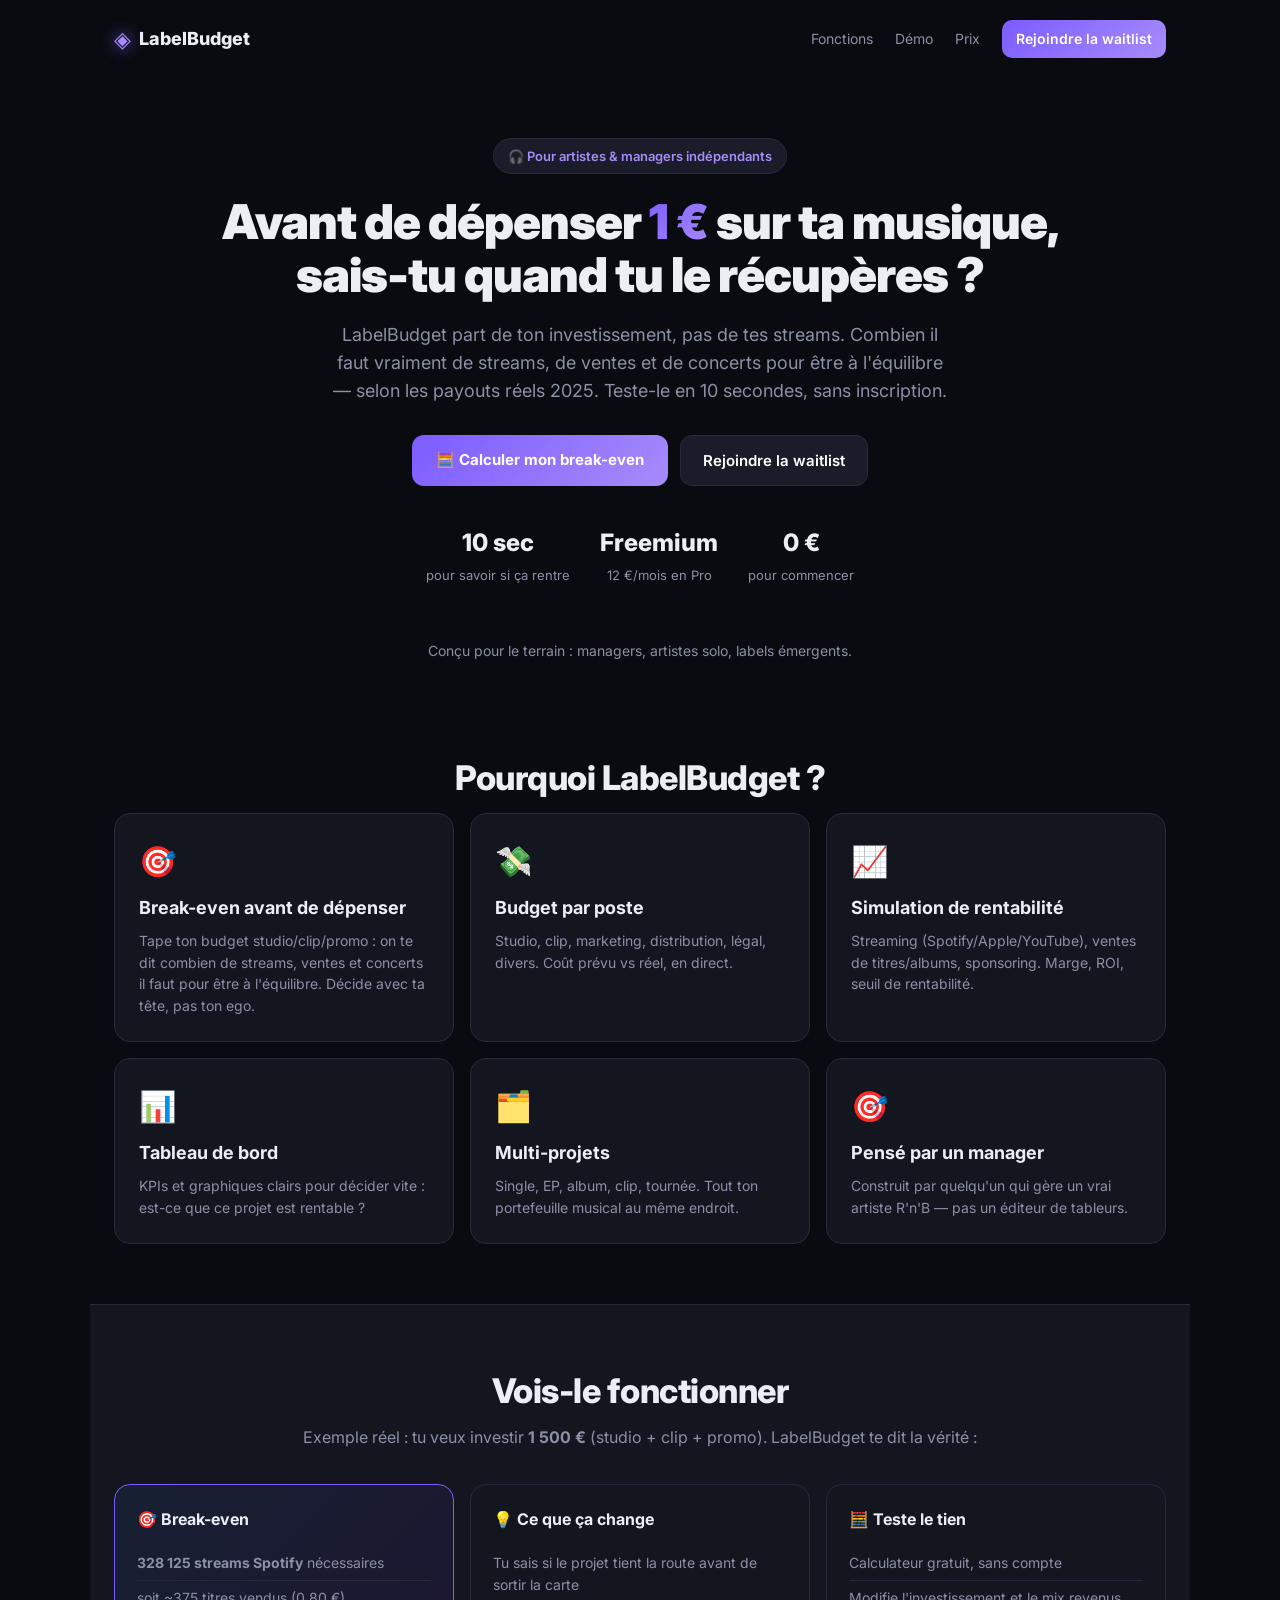
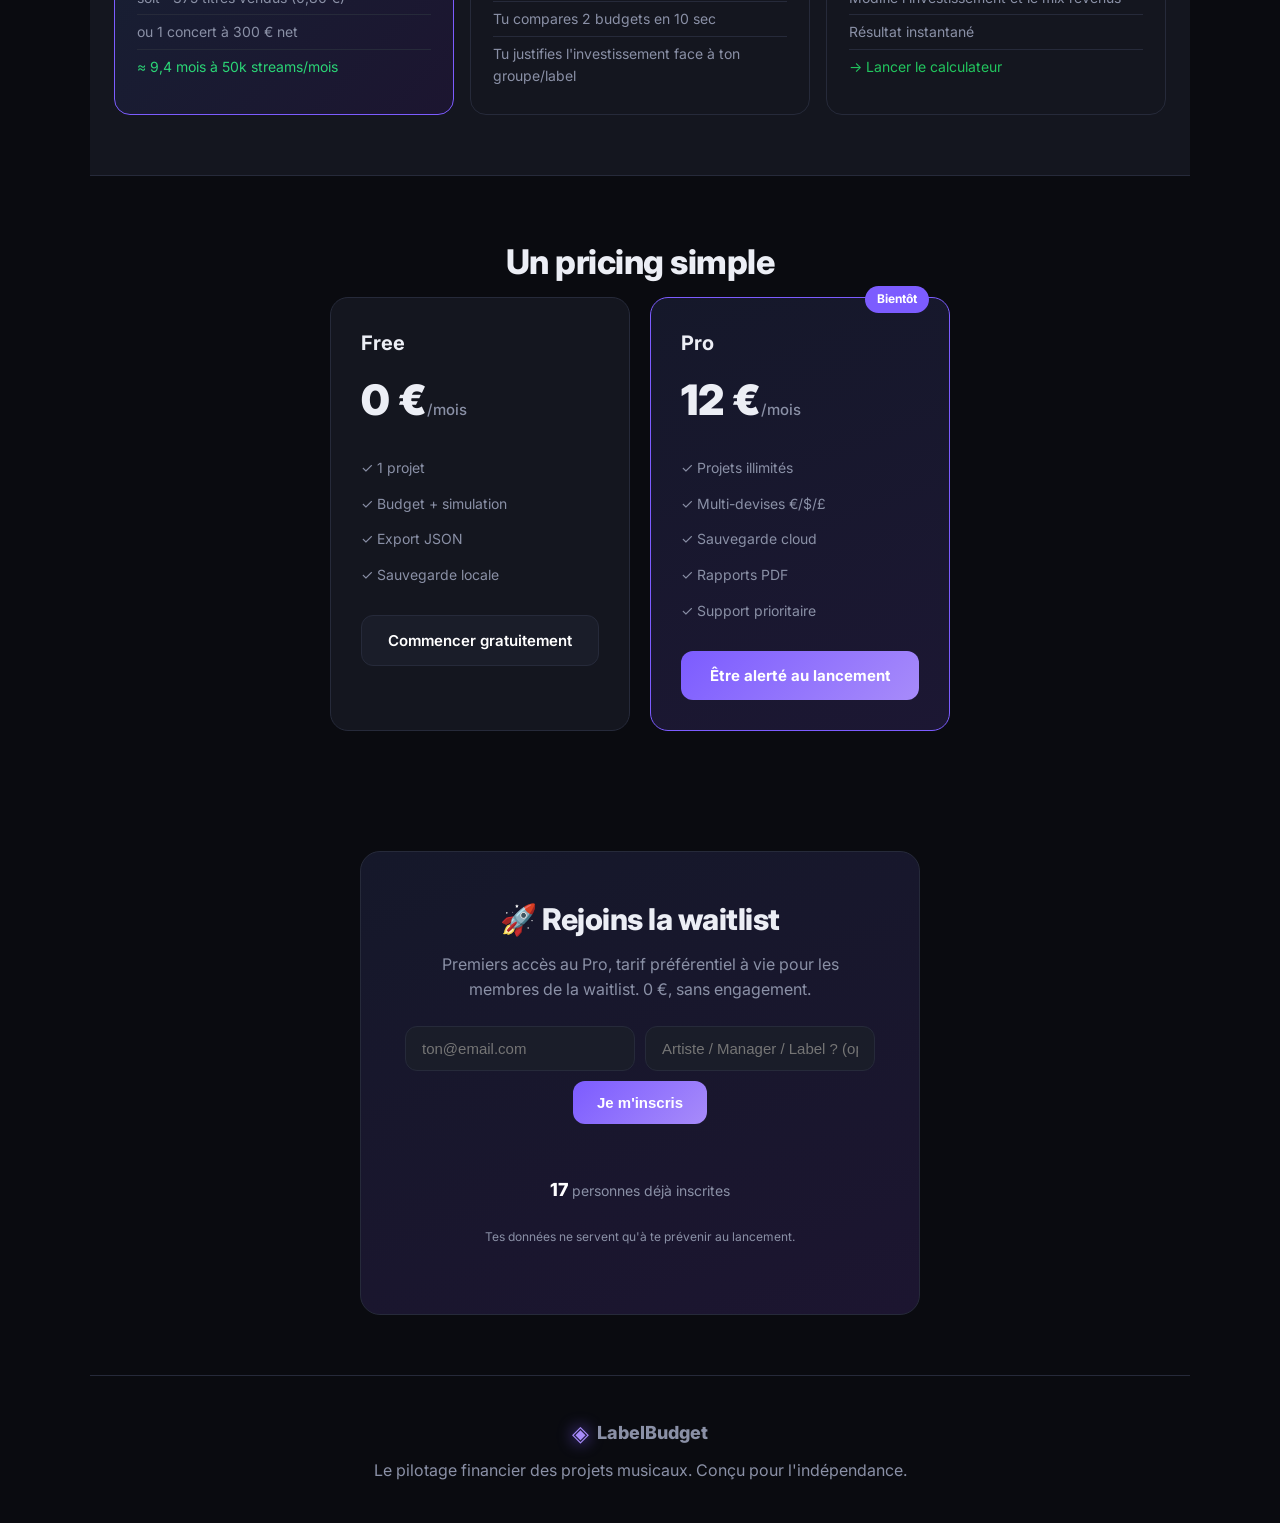
<file: index.html>
<!DOCTYPE html>
<html lang="fr">
<head>
<meta charset="UTF-8">
<meta name="viewport" content="width=device-width, initial-scale=1.0">
<title>LabelBudget — Pilote tes projets musicaux comme une entreprise</title>
<meta name="description" content="Le premier outil financier pour artistes et managers indépendants. Budgétise ta prod, simule ta rentabilité (streaming, ventes, sponsoring) en 2 minutes.">
<link rel="preconnect" href="https://fonts.googleapis.com">
<link href="https://fonts.googleapis.com/css2?family=Inter:wght@400;500;600;700;800;900&display=swap" rel="stylesheet">
<link rel="stylesheet" href="styles.css">
</head>
<body>
  <!-- NAV -->
  <header class="nav">
    <div class="brand"><span class="logo">◈</span> LabelBudget</div>
    <nav class="navlinks">
      <a href="#fonctions">Fonctions</a>
      <a href="#demo">Démo</a>
      <a href="#prix">Prix</a>
      <a href="#waitlist" class="cta-small">Rejoindre la waitlist</a>
    </nav>
  </header>

  <!-- HERO -->
  <section class="hero">
    <div class="badge">🎧 Pour artistes & managers indépendants</div>
    <h1>Avant de dépenser <span class="grad">1 €</span> sur ta musique,<br>sais-tu quand tu le récupères ?</h1>
    <p class="sub">LabelBudget part de ton investissement, pas de tes streams. Combien il faut vraiment de streams, de ventes et de concerts pour être à l'équilibre — selon les payouts réels 2025. Teste-le en 10 secondes, sans inscription.</p>
    <div class="hero-cta">
      <a href="breakeven.html" class="btn-primary">🧮 Calculer mon break-even</a>
      <a href="#waitlist" class="btn-ghost">Rejoindre la waitlist</a>
    </div>
    <div class="hero-stats">
      <div><strong>10 sec</strong><span>pour savoir si ça rentre</span></div>
      <div><strong>Freemium</strong><span>12 €/mois en Pro</span></div>
      <div><strong>0 €</strong><span>pour commencer</span></div>
    </div>
  </section>

  <!-- LOGOS / TRUST -->
  <section class="trust">
    <p>Conçu pour le terrain : managers, artistes solo, labels émergents.</p>
  </section>

  <!-- FONCTIONS -->
  <section class="section" id="fonctions">
    <h2>Pourquoi LabelBudget ?</h2>
    <div class="grid">
      <div class="card">
        <div class="ic">🎯</div>
        <h3>Break-even avant de dépenser</h3>
        <p>Tape ton budget studio/clip/promo : on te dit combien de streams, ventes et concerts il faut pour être à l'équilibre. Décide avec ta tête, pas ton ego.</p>
      </div>
      <div class="card">
        <div class="ic">💸</div>
        <h3>Budget par poste</h3>
        <p>Studio, clip, marketing, distribution, légal, divers. Coût prévu vs réel, en direct.</p>
      </div>
      <div class="card">
        <div class="ic">📈</div>
        <h3>Simulation de rentabilité</h3>
        <p>Streaming (Spotify/Apple/YouTube), ventes de titres/albums, sponsoring. Marge, ROI, seuil de rentabilité.</p>
      </div>
      <div class="card">
        <div class="ic">📊</div>
        <h3>Tableau de bord</h3>
        <p>KPIs et graphiques clairs pour décider vite : est-ce que ce projet est rentable ?</p>
      </div>
      <div class="card">
        <div class="ic">🗂️</div>
        <h3>Multi-projets</h3>
        <p>Single, EP, album, clip, tournée. Tout ton portefeuille musical au même endroit.</p>
      </div>
      <div class="card">
        <div class="ic">🎯</div>
        <h3>Pensé par un manager</h3>
        <p>Construit par quelqu'un qui gère un vrai artiste R'n'B — pas un éditeur de tableurs.</p>
      </div>
    </div>
  </section>

  <!-- DEMO -->
  <section class="section alt" id="demo">
    <h2>Vois-le fonctionner</h2>
    <p class="section-sub">Exemple réel : tu veux investir <strong>1 500 €</strong> (studio + clip + promo). LabelBudget te dit la vérité :</p>
    <div class="demo-grid">
      <div class="demo-box highlight">
        <h4>🎯 Break-even</h4>
        <ul>
          <li><strong>328 125 streams Spotify</strong> nécessaires</li>
          <li>soit ~375 titres vendus (0,80 €)</li>
          <li>ou 1 concert à 300 € net</li>
          <li class="green">≈ 9,4 mois à 50k streams/mois</li>
        </ul>
      </div>
      <div class="demo-box">
        <h4>💡 Ce que ça change</h4>
        <ul>
          <li>Tu sais si le projet tient la route avant de sortir la carte</li>
          <li>Tu compares 2 budgets en 10 sec</li>
          <li>Tu justifies l'investissement face à ton groupe/label</li>
        </ul>
      </div>
      <div class="demo-box">
        <h4>🧮 Teste le tien</h4>
        <ul>
          <li>Calculateur gratuit, sans compte</li>
          <li>Modifie l'investissement et le mix revenus</li>
          <li>Résultat instantané</li>
          <li class="green"><a href="breakeven.html" style="color:#22c55e">→ Lancer le calculateur</a></li>
        </ul>
      </div>
    </div>
  </section>

  <!-- PRIX -->
  <section class="section" id="prix">
    <h2>Un pricing simple</h2>
    <div class="pricing">
      <div class="price-card">
        <h3>Free</h3>
        <div class="price">0 €<span>/mois</span></div>
        <ul>
          <li>✓ 1 projet</li>
          <li>✓ Budget + simulation</li>
          <li>✓ Export JSON</li>
          <li>✓ Sauvegarde locale</li>
        </ul>
        <a href="#waitlist" class="btn-ghost full">Commencer gratuitement</a>
      </div>
      <div class="price-card pro">
        <div class="ribbon">Bientôt</div>
        <h3>Pro</h3>
        <div class="price">12 €<span>/mois</span></div>
        <ul>
          <li>✓ Projets illimités</li>
          <li>✓ Multi-devises €/$/£</li>
          <li>✓ Sauvegarde cloud</li>
          <li>✓ Rapports PDF</li>
          <li>✓ Support prioritaire</li>
        </ul>
        <a href="#waitlist" class="btn-primary full">Être alerté au lancement</a>
      </div>
    </div>
  </section>

  <!-- WAITLIST -->
  <section class="section waitlist" id="waitlist">
    <div class="wl-box">
      <h2>🚀 Rejoins la waitlist</h2>
      <p>Premiers accès au Pro, tarif préférentiel à vie pour les membres de la waitlist. 0 €, sans engagement.</p>
      <form id="wlForm" class="wl-form">
        <input type="email" id="wlEmail" placeholder="ton@email.com" required>
        <input type="text" id="wlRole" placeholder="Artiste / Manager / Label ? (optionnel)">
        <button type="button" id="wlBtn">Je m'inscris</button>
      </form>
      <div id="wlMsg" class="wl-msg"></div>
      <p class="wl-count"><span id="wlCount">0</span> personnes déjà inscrites</p>
      <p class="wl-note">Tes données ne servent qu'à te prévenir au lancement.</p>
    </div>
  </section>

  <footer>
    <div class="brand"><span class="logo">◈</span> LabelBudget</div>
    <p>Le pilotage financier des projets musicaux. Conçu pour l'indépendance.</p>
  </footer>

  <script src="waitlist.js"></script>
</body>
</html>
</file>
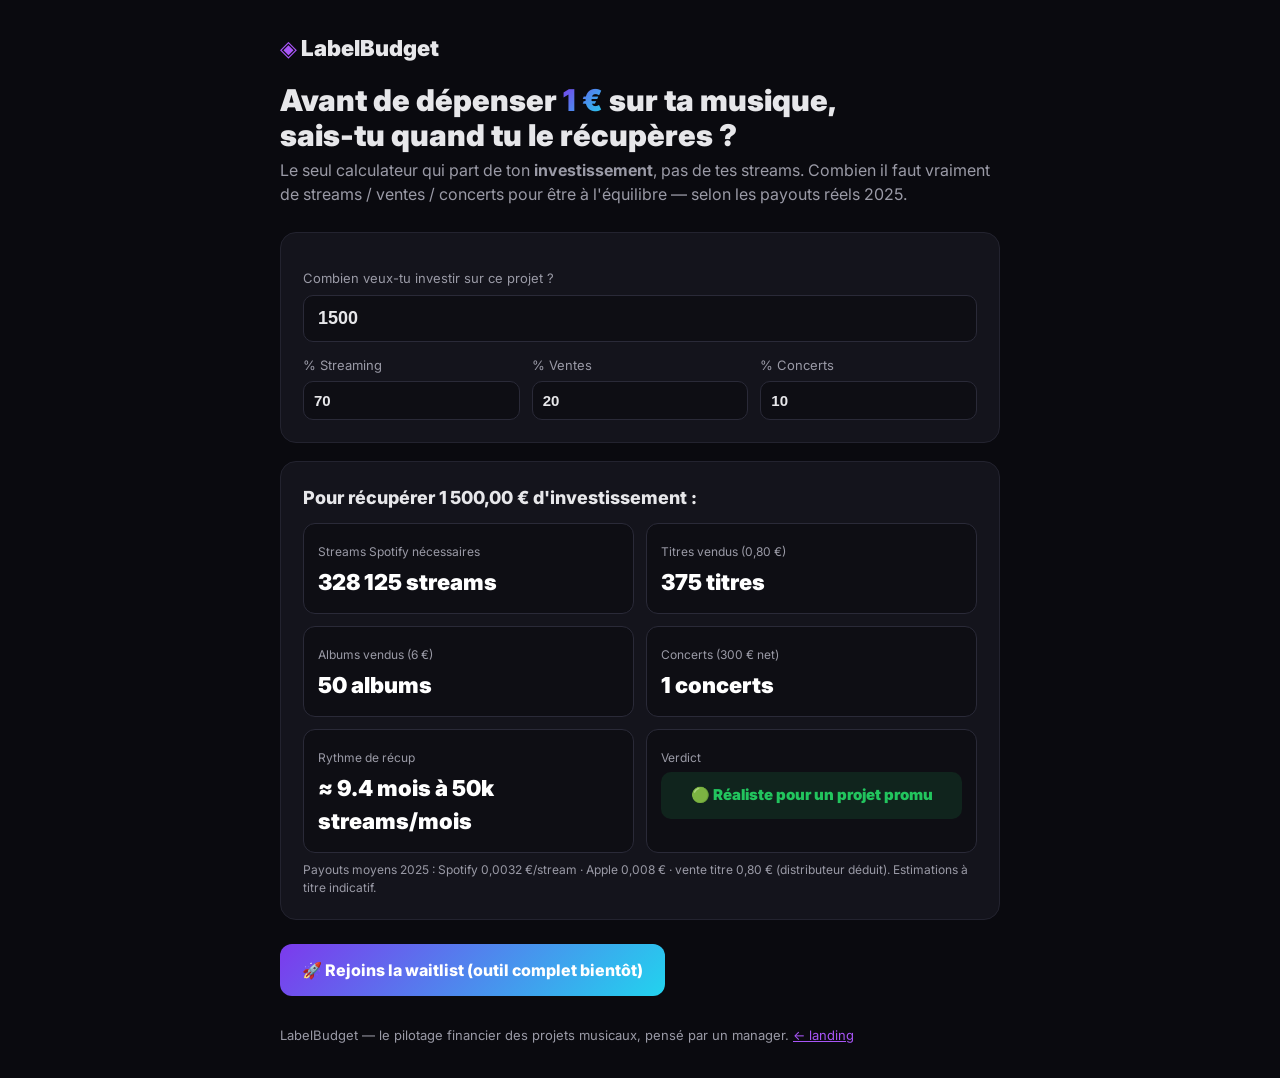
<file: breakeven.html>
<!DOCTYPE html>
<html lang="fr">
<head>
<meta charset="UTF-8">
<meta name="viewport" content="width=device-width, initial-scale=1.0">
<title>LabelBudget — Break-even : avant de dépenser 1 €</title>
<link href="https://fonts.googleapis.com/css2?family=Inter:wght@400;600;800;900&display=swap" rel="stylesheet">
<style>
  :root{--bg:#0a0a0f;--card:#14141c;--grad:linear-gradient(135deg,#7c3aed,#22d3ee);--green:#22c55e;--warn:#f59e0b;--txt:#e7e7ea;--mut:#9a9aa6}
  *{box-sizing:border-box;margin:0;padding:0}
  body{font-family:Inter,system-ui,sans-serif;background:var(--bg);color:var(--txt);line-height:1.5;padding:32px 16px}
  .wrap{max-width:720px;margin:0 auto}
  .brand{font-weight:900;font-size:22px;margin-bottom:8px}
  .brand span{color:#a855f7}
  h1{font-size:30px;font-weight:900;line-height:1.15;margin:18px 0 6px}
  h1 .grad{background:var(--grad);-webkit-background-clip:text;background-clip:text;color:transparent}
  .lead{color:var(--mut);margin-bottom:26px}
  .card{background:var(--card);border:1px solid #23232f;border-radius:16px;padding:22px;margin-bottom:18px}
  label{display:block;font-size:13px;color:var(--mut);margin:14px 0 6px}
  input[type=number]{width:100%;background:#0e0e14;border:1px solid #2a2a38;border-radius:10px;color:var(--txt);font-size:18px;padding:12px 14px;font-weight:600}
  .mix{display:grid;grid-template-columns:1fr 1fr 1fr;gap:12px}
  .mix input{font-size:15px;padding:10px}
  .head{font-weight:800;font-size:18px;margin-bottom:12px}
  .grid3{display:grid;grid-template-columns:1fr 1fr;gap:12px}
  .out{background:#0e0e14;border:1px solid #2a2a38;border-radius:12px;padding:14px}
  .out b{display:block;font-size:22px;font-weight:900;color:#fff;margin-top:4px}
  .out span{font-size:12px;color:var(--mut)}
  .feas{margin-top:14px;padding:12px;border-radius:10px;font-weight:700;text-align:center}
  .feas.ok{background:rgba(34,197,94,.12);color:var(--green)}
  .feas.warn{background:rgba(245,158,11,.12);color:var(--warn)}
  .note{font-size:12px;color:var(--mut);margin-top:8px}
  .cta{display:inline-block;background:var(--grad);color:#fff;font-weight:800;text-decoration:none;padding:14px 22px;border-radius:12px;margin-top:6px}
  footer{margin-top:30px;color:var(--mut);font-size:13px}
</style>
</head>
<body>
<div class="wrap">
  <div class="brand"><span>◈</span> LabelBudget</div>
  <h1>Avant de dépenser <span class="grad">1 €</span> sur ta musique,<br>sais-tu quand tu le récupères ?</h1>
  <p class="lead">Le seul calculateur qui part de ton <b>investissement</b>, pas de tes streams. Combien il faut vraiment de streams / ventes / concerts pour être à l'équilibre — selon les payouts réels 2025.</p>

  <div class="card">
    <label>Combien veux-tu investir sur ce projet ?</label>
    <input type="number" id="inv" value="1500" min="0" step="50">
    <div class="mix">
      <div><label>% Streaming</label><input type="number" id="mixS" value="70" min="0" max="100"></div>
      <div><label>% Ventes</label><input type="number" id="mixV" value="20" min="0" max="100"></div>
      <div><label>% Concerts</label><input type="number" id="mixSh" value="10" min="0" max="100"></div>
    </div>
  </div>

  <div class="card">
    <div class="head" id="outHead">Pour récupérer ton investissement :</div>
    <div class="grid3">
      <div class="out"><span>Streams Spotify nécessaires</span><b id="outStreams">—</b></div>
      <div class="out"><span>Titres vendus (0,80 €)</span><b id="outSingles">—</b></div>
      <div class="out"><span>Albums vendus (6 €)</span><b id="outAlbums">—</b></div>
      <div class="out"><span>Concerts (300 € net)</span><b id="outShows">—</b></div>
      <div class="out"><span>Rythme de récup</span><b id="outMonths">—</b></div>
      <div class="out"><span>Verdict</span><b id="feas" style="font-size:15px">—</b></div>
    </div>
    <p class="note">Payouts moyens 2025 : Spotify 0,0032 €/stream · Apple 0,008 € · vente titre 0,80 € (distributeur déduit). Estimations à titre indicatif.</p>
  </div>

  <a class="cta" href="index.html#waitlist">🚀 Rejoins la waitlist (outil complet bientôt)</a>
  <footer>LabelBudget — le pilotage financier des projets musicaux, pensé par un manager. <a href="index.html" style="color:#a855f7">← landing</a></footer>
</div>
<script src="breakeven.js"></script>
</body>
</html>
</file>
<file: styles.css>
:root{
  --bg:#0a0b10;
  --surface:#14161f;
  --surface-2:#1a1d29;
  --line:#262a3a;
  --text:#eceef5;
  --muted:#8a90a6;
  --primary:#7c5cff;
  --primary-2:#a78bfa;
  --green:#2bd576;
}
*{box-sizing:border-box;margin:0;padding:0}
html{scroll-behavior:smooth}
body{font-family:'Inter',system-ui,sans-serif;background:radial-gradient(1200px 700px at 85% -15%,#1e1633 0%,transparent 55%),var(--bg);color:var(--text);line-height:1.55}
a{color:inherit;text-decoration:none}

/* NAV */
.nav{max-width:1100px;margin:0 auto;display:flex;align-items:center;justify-content:space-between;padding:20px 24px}
.brand{font-weight:800;font-size:18px;display:flex;align-items:center;gap:8px}
.logo{color:var(--primary-2);font-size:22px;filter:drop-shadow(0 0 8px var(--primary))}
.navlinks{display:flex;gap:22px;align-items:center;font-size:14px;color:var(--muted)}
.navlinks a:hover{color:#fff}
.cta-small{background:linear-gradient(135deg,var(--primary),var(--primary-2));color:#fff!important;padding:8px 14px;border-radius:10px;font-weight:600}

/* HERO */
.hero{max-width:900px;margin:0 auto;text-align:center;padding:60px 24px 40px}
.badge{display:inline-block;background:var(--surface-2);border:1px solid var(--line);color:var(--primary-2);padding:7px 14px;border-radius:30px;font-size:13px;font-weight:600;margin-bottom:22px}
.hero h1{font-size:48px;font-weight:900;line-height:1.1;letter-spacing:-1px}
.grad{background:linear-gradient(135deg,var(--primary),var(--primary-2));-webkit-background-clip:text;background-clip:text;color:transparent}
.sub{font-size:18px;color:var(--muted);max-width:620px;margin:20px auto 30px}
.hero-cta{display:flex;gap:12px;justify-content:center;flex-wrap:wrap}
.btn-primary{background:linear-gradient(135deg,var(--primary),var(--primary-2));color:#fff;padding:13px 24px;border-radius:12px;font-weight:700;font-size:15px;transition:.15s}
.btn-primary:hover{transform:translateY(-2px);box-shadow:0 10px 30px rgba(124,92,255,.4)}
.btn-ghost{background:var(--surface-2);border:1px solid var(--line);color:#fff;padding:13px 22px;border-radius:12px;font-weight:600;font-size:15px}
.btn-ghost:hover{border-color:var(--primary)}
.hero-stats{display:flex;gap:30px;justify-content:center;margin-top:38px;flex-wrap:wrap}
.hero-stats div{text-align:center}
.hero-stats strong{display:block;font-size:24px;font-weight:800}
.hero-stats span{font-size:13px;color:var(--muted)}

/* TRUST */
.trust{text-align:center;color:var(--muted);font-size:14px;padding:14px 24px 30px}

/* SECTIONS */
.section{max-width:1100px;margin:0 auto;padding:60px 24px}
.section.alt{background:var(--surface);border-top:1px solid var(--line);border-bottom:1px solid var(--line)}
.section h2{font-size:34px;font-weight:800;text-align:center;margin-bottom:8px;letter-spacing:-.5px}
.section-sub{text-align:center;color:var(--muted);margin-bottom:34px;font-size:16px}
.green{color:var(--green)}

.grid{display:grid;grid-template-columns:repeat(auto-fit,minmax(280px,1fr));gap:16px}
.card{background:var(--surface);border:1px solid var(--line);border-radius:16px;padding:24px;transition:.15s}
.card:hover{border-color:var(--primary);transform:translateY(-3px)}
.ic{font-size:30px;margin-bottom:10px}
.card h3{font-size:18px;margin-bottom:8px}
.card p{color:var(--muted);font-size:14px}

/* DEMO */
.demo-grid{display:grid;grid-template-columns:repeat(auto-fit,minmax(260px,1fr));gap:16px}
.demo-box{background:var(--surface);border:1px solid var(--line);border-radius:16px;padding:22px}
.demo-box h4{margin-bottom:14px;font-size:16px}
.demo-box ul{list-style:none;font-size:14px;color:var(--muted)}
.demo-box li{padding:6px 0;border-bottom:1px solid var(--line)}
.demo-box li:last-child{border-bottom:none}
.demo-box.highlight{border-color:var(--primary);background:linear-gradient(135deg,#172033,#1c1530)}

/* PRICING */
.pricing{display:flex;gap:20px;justify-content:center;flex-wrap:wrap}
.price-card{background:var(--surface);border:1px solid var(--line);border-radius:18px;padding:30px;width:300px;position:relative}
.price-card.pro{border-color:var(--primary);background:linear-gradient(160deg,#15182a,#1c1733)}
.ribbon{position:absolute;top:-12px;right:20px;background:var(--primary);color:#fff;font-size:12px;font-weight:700;padding:4px 12px;border-radius:20px}
.price-card h3{font-size:20px;margin-bottom:8px}
.price{font-size:42px;font-weight:900;margin-bottom:18px}
.price span{font-size:15px;color:var(--muted);font-weight:500}
.price-card ul{list-style:none;margin-bottom:22px}
.price-card li{padding:7px 0;font-size:14px;color:var(--muted)}
.btn-primary.full,.btn-ghost.full{display:block;text-align:center;width:100%}

/* WAITLIST */
.waitlist{display:flex;justify-content:center}
.wl-box{background:linear-gradient(160deg,#15182a,#1c1530);border:1px solid var(--line);border-radius:20px;padding:44px;max-width:560px;text-align:center}
.wl-box h2{font-size:30px;margin-bottom:10px}
.wl-box>p{color:var(--muted);margin-bottom:24px}
.wl-form{display:flex;gap:10px;flex-wrap:wrap;justify-content:center}
.wl-form input{flex:1;min-width:200px;background:var(--surface-2);border:1px solid var(--line);color:#fff;padding:13px 16px;border-radius:12px;font-size:15px}
.wl-form button{background:linear-gradient(135deg,var(--primary),var(--primary-2));color:#fff;border:none;padding:13px 24px;border-radius:12px;font-weight:700;font-size:15px;cursor:pointer}
.wl-form button:hover{transform:translateY(-2px)}
.wl-msg{margin-top:14px;font-size:14px;min-height:20px}
.wl-msg.ok{color:var(--green)}
.wl-count{margin-top:18px;font-size:14px;color:var(--muted)}
.wl-count span{color:#fff;font-weight:800;font-size:18px}
.wl-note{font-size:12px;color:var(--muted);margin-top:8px}

/* FOOTER */
footer{max-width:1100px;margin:0 auto;padding:40px 24px;text-align:center;color:var(--muted);border-top:1px solid var(--line)}
footer .brand{justify-content:center;margin-bottom:8px}

@media(max-width:640px){
  .hero h1{font-size:34px}
  .navlinks a:not(.cta-small){display:none}
  .section{padding:40px 18px}
}
</file>
